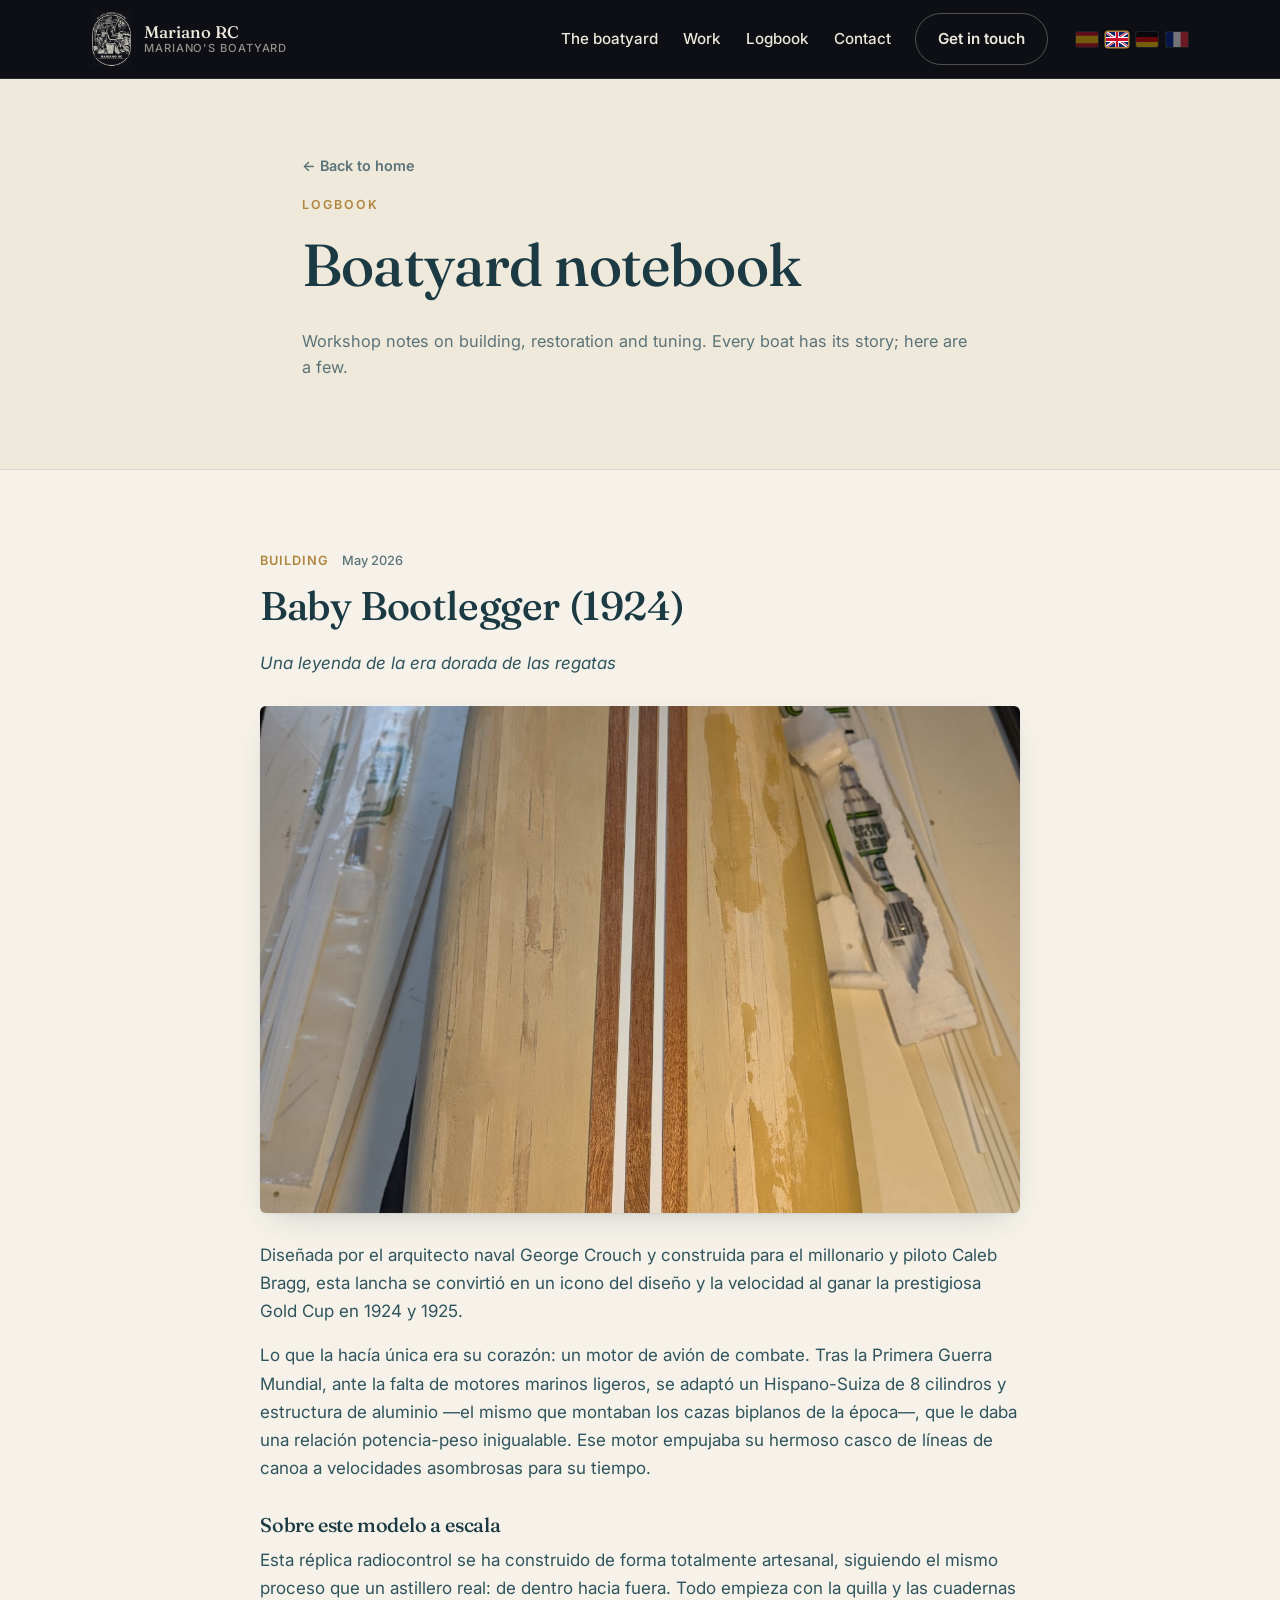
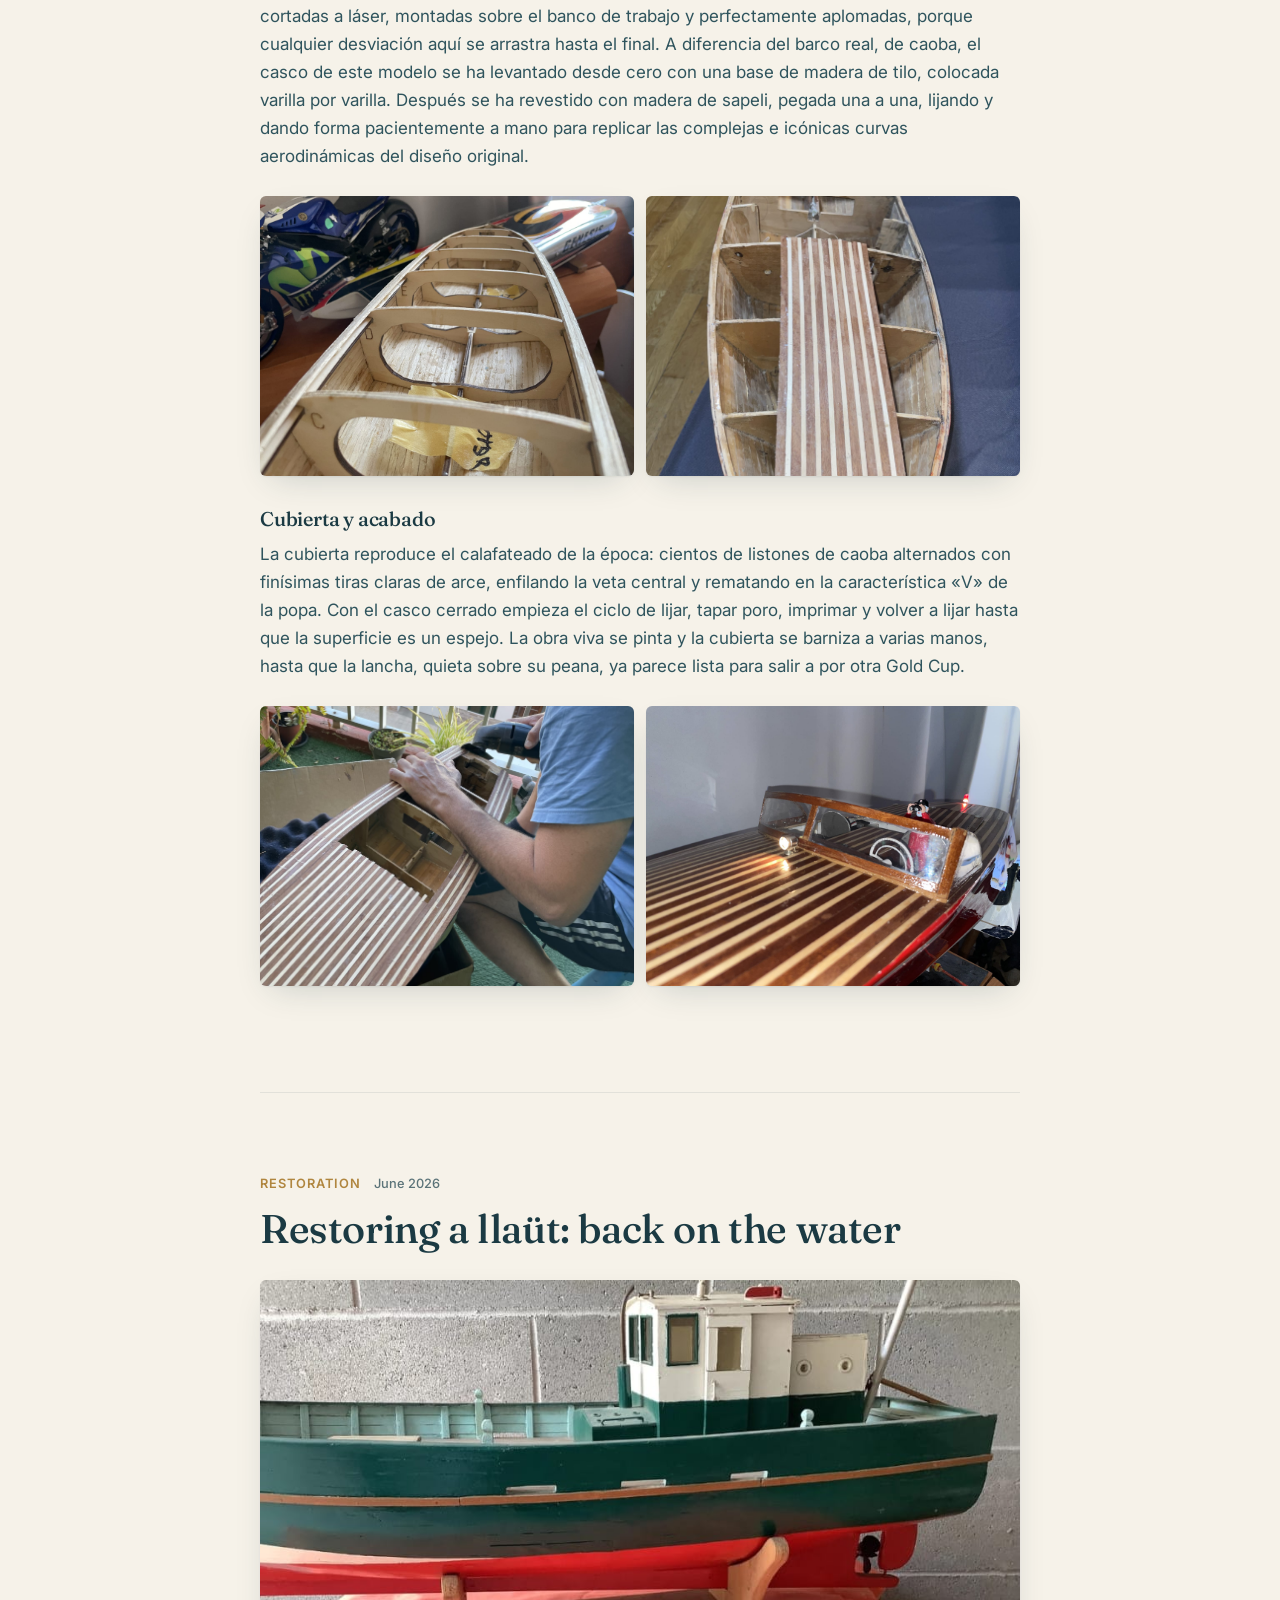
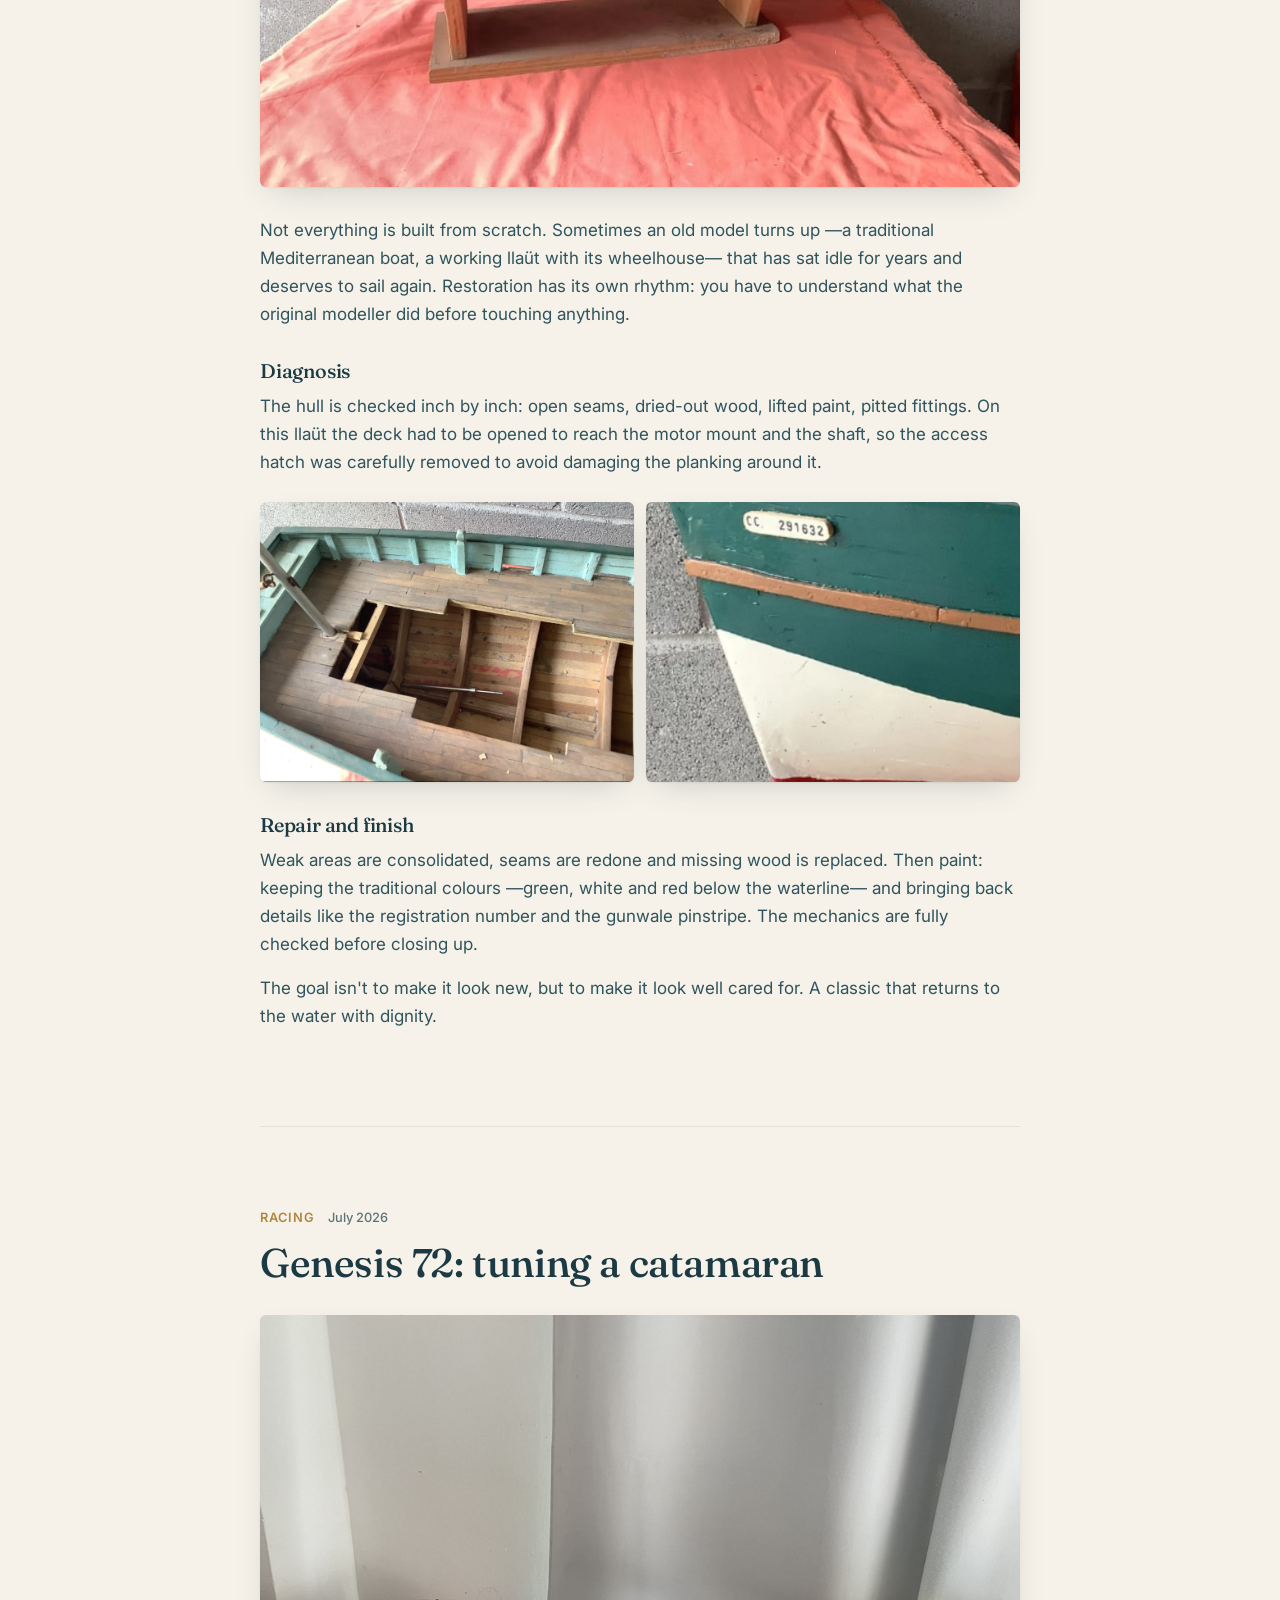
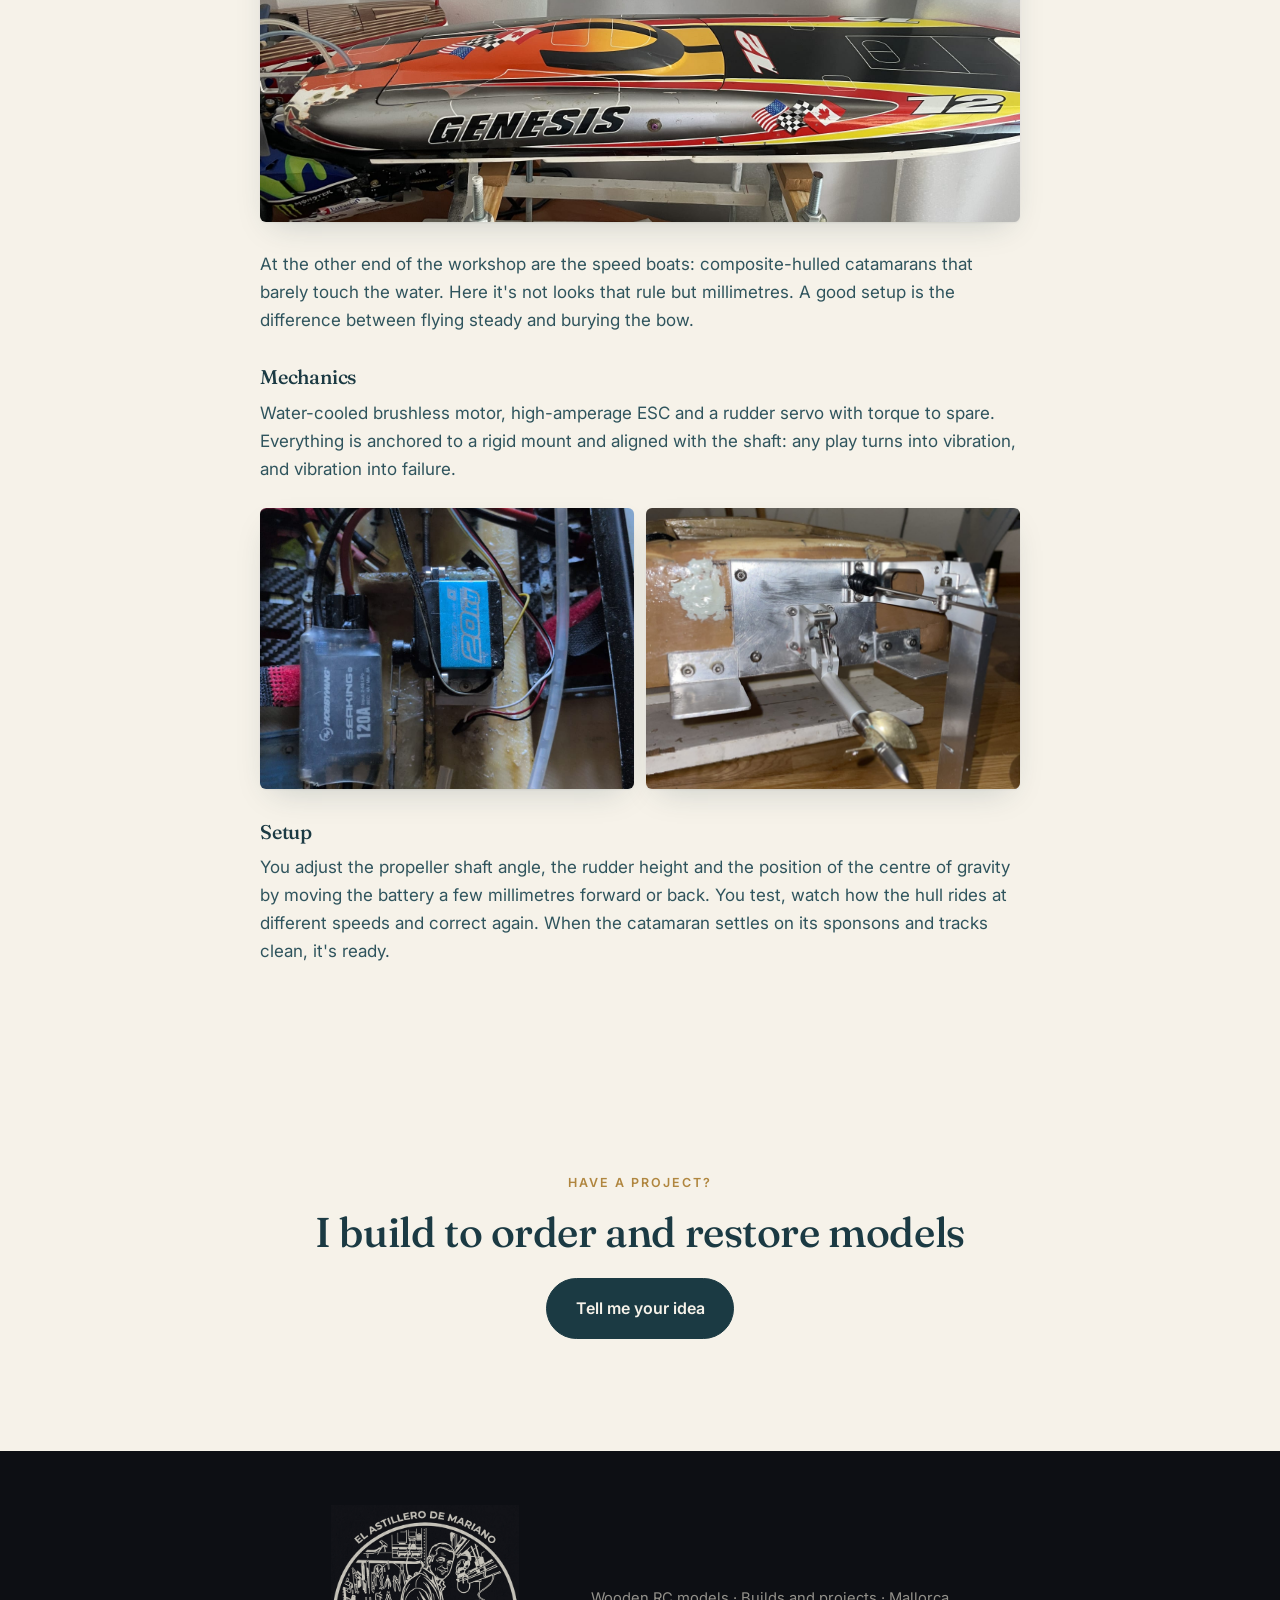
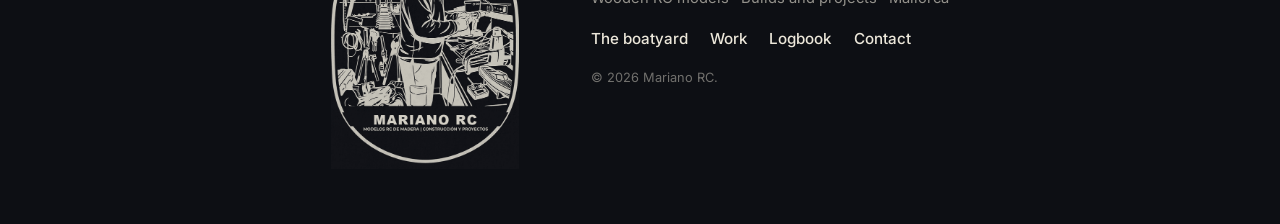
<file: bitacora.html>
<!DOCTYPE html>
<html lang="es">
<head>
<meta charset="UTF-8">
<meta name="viewport" content="width=device-width, initial-scale=1">
<title>Bitácora · Mariano RC</title>
<meta name="description" content="Cuaderno de astillero de Mariano RC: cómo se construye, se restaura y se pone a punto cada barco de radiocontrol.">
<link rel="canonical" href="https://marianorc.com/bitacora.html">
<link rel="icon" href="favicon.ico" sizes="any">
<link rel="icon" type="image/svg+xml" href="favicon.svg">
<link rel="apple-touch-icon" href="apple-touch-icon.png">
<link rel="preconnect" href="https://fonts.googleapis.com">
<link rel="preconnect" href="https://fonts.gstatic.com" crossorigin>
<link href="https://fonts.googleapis.com/css2?family=Fraunces:ital,opsz,wght@0,9..144,400;0,9..144,500;0,9..144,600;1,9..144,400&family=Inter:wght@400;500;600&display=swap" rel="stylesheet">
<link rel="stylesheet" href="styles.css">
<style>
  /* Estilos propios de la bitácora */
  .post-hero { background: var(--paper-2); padding-block: clamp(2.5rem, 7vw, 4.5rem); border-bottom: 1px solid var(--line-soft); }
  .post-hero .wrap { max-width: 760px; }
  .back-link { font-size: .9rem; font-weight: 600; text-decoration: none; color: var(--ink-soft); }
  .back-link:hover { color: var(--ink); }

  .entry { max-width: 760px; margin-inline: auto; padding-block: clamp(2.5rem, 7vw, 5rem); }
  .entry + .entry { border-top: 1px solid var(--line-soft); }
  .entry-meta { display: flex; gap: .8rem; align-items: center; font-size: .8rem; font-weight: 600; letter-spacing: .08em; text-transform: uppercase; color: var(--brass); margin-bottom: .8rem; }
  .entry-meta time { color: var(--ink-soft); letter-spacing: normal; text-transform: none; font-weight: 500; }
  .entry h2 { font-size: clamp(1.7rem, 4vw, 2.5rem); }
  .entry-cover { margin: 1.8rem 0; border-radius: var(--radius); box-shadow: var(--shadow); width: 100%; aspect-ratio: 3 / 2; object-fit: cover; }
  .entry h3 { margin-top: 2rem; }
  .entry p { color: var(--ink-2); }
  .entry ul { color: var(--ink-2); padding-left: 1.2rem; }
  .entry li { margin-bottom: .3rem; }
  .entry-figs { display: grid; grid-template-columns: 1fr 1fr; gap: .8rem; margin: 1.6rem 0; }
  .entry-figs img { border-radius: var(--radius); aspect-ratio: 4 / 3; object-fit: cover; box-shadow: var(--shadow); }
  @media (max-width: 560px) { .entry-figs { grid-template-columns: 1fr; } }
</style>
</head>
<body>

<a class="skip-link" href="#contenido">Saltar al contenido</a>

<header class="site-header">
  <div class="wrap header-inner">
    <a class="brand" href="index.html" aria-label="Mariano RC — inicio">
      <img class="brand-logo" src="img/logo-negro.png" alt="" aria-hidden="true">
      <span class="brand-text">Mariano RC<small>El astillero de Mariano</small></span>
    </a>
    <nav class="site-nav" aria-label="Principal">
      <a href="index.html#astillero">El astillero</a>
      <a href="index.html#trabajos">Trabajos</a>
      <a href="bitacora.html">Bitácora</a>
      <a href="index.html#contacto">Contacto</a>
    </nav>
    <a class="btn btn-ghost header-cta" href="index.html#contacto">Contactar</a>
  </div>
</header>

<main id="contenido">

  <section class="post-hero">
    <div class="wrap">
      <a class="back-link" href="index.html">← Volver al inicio</a>
      <p class="eyebrow" style="margin-top:1rem">Bitácora</p>
      <h1>Cuaderno de astillero</h1>
      <p class="section-sub">
        Notas de taller sobre construcción, restauración y puesta a punto. Cada barco lleva su historia;
        estas son algunas.
      </p>
    </div>
  </section>

  <!--
    ✏️  ENTRADAS DE MUESTRA
    Estos tres textos son un punto de partida escrito a partir de las fotos.
    Mariano puede editarlos, ampliarlos con sus propias notas o sustituirlos por
    proyectos reales. Para añadir una entrada nueva, copia un bloque <article class="entry">…</article>.
  -->

  <article class="entry" id="baby-bootlegger">
    <div class="entry-meta">
      <span>Construcción</span>
      <time datetime="2026-05">Mayo de 2026</time>
    </div>
    <h2>Baby Bootlegger (1924)</h2>
    <p><em>Una leyenda de la era dorada de las regatas</em></p>
    <img class="entry-cover" src="img/construccion-vetas-central.jpg" alt="Casco lijado del Baby Bootlegger con la línea central de la cubierta marcada en caoba y arce">

    <p>
      Diseñada por el arquitecto naval George Crouch y construida para el millonario y piloto Caleb
      Bragg, esta lancha se convirtió en un icono del diseño y la velocidad al ganar la prestigiosa
      Gold Cup en 1924 y 1925.
    </p>
    <p>
      Lo que la hacía única era su corazón: un motor de avión de combate. Tras la Primera Guerra
      Mundial, ante la falta de motores marinos ligeros, se adaptó un Hispano-Suiza de 8 cilindros y
      estructura de aluminio —el mismo que montaban los cazas biplanos de la época—, que le daba una
      relación potencia-peso inigualable. Ese motor empujaba su hermoso casco de líneas de canoa a
      velocidades asombrosas para su tiempo.
    </p>

    <h3>Sobre este modelo a escala</h3>
    <p>
      Esta réplica radiocontrol se ha construido de forma totalmente artesanal, siguiendo el mismo
      proceso que un astillero real: de dentro hacia fuera. Todo empieza con la quilla y las
      cuadernas cortadas a láser, montadas sobre el banco de trabajo y perfectamente aplomadas,
      porque cualquier desviación aquí se arrastra hasta el final. A diferencia del barco real, de
      caoba, el casco de este modelo se ha levantado desde cero con una base de madera de tilo,
      colocada varilla por varilla. Después se ha revestido con madera de sapeli, pegada una a una,
      lijando y dando forma pacientemente a mano para replicar las complejas e icónicas curvas
      aerodinámicas del diseño original.
    </p>

    <div class="entry-figs">
      <img src="img/construccion-cuadernas-laser.jpg" loading="lazy" alt="Cuadernas de balsa cortadas a láser montadas sobre el banco">
      <img src="img/construccion-casco-forrado.jpg" loading="lazy" alt="Casco del Baby Bootlegger forrado con las cuadernas todavía visibles">
    </div>

    <h3>Cubierta y acabado</h3>
    <p>
      La cubierta reproduce el calafateado de la época: cientos de listones de caoba alternados con
      finísimas tiras claras de arce, enfilando la veta central y rematando en la característica «V»
      de la popa. Con el casco cerrado empieza el ciclo de lijar, tapar poro, imprimar y volver a
      lijar hasta que la superficie es un espejo. La obra viva se pinta y la cubierta se barniza a
      varias manos, hasta que la lancha, quieta sobre su peana, ya parece lista para salir a por otra
      Gold Cup.
    </p>

    <div class="entry-figs">
      <img src="img/construccion-lijando-balcon.jpg" loading="lazy" alt="Mariano lijando el casco del Baby Bootlegger en el balcón">
      <img src="img/clasico-runabout-terminado.jpg" loading="lazy" alt="Réplica del Baby Bootlegger terminada con parabrisas y luz de navegación">
    </div>
  </article>

  <article class="entry" id="restauracion-llaut">
    <div class="entry-meta">
      <span>Restauración</span>
      <time datetime="2026-06">Junio de 2026</time>
    </div>
    <h2>Restauración de un llaüt: devolverlo al agua</h2>
    <img class="entry-cover" src="img/restauracion-llaut-lateral.jpg" alt="Llaüt mediterráneo de radiocontrol en verde y blanco sobre su peana">

    <p>
      No todo es construir de cero. A veces llega un modelo antiguo —una barca tradicional del
      Mediterráneo, un llaüt de faena con su caseta de gobierno— que lleva años parado y merece
      volver a navegar. Restaurar tiene su propio ritmo: hay que entender qué hizo el modelista
      original antes de tocar nada.
    </p>

    <h3>Diagnóstico</h3>
    <p>
      Se revisa el casco palmo a palmo: juntas abiertas, madera reseca, pintura levantada, herrajes
      picados. En este llaüt había que abrir la cubierta para acceder a la bancada del motor y al
      eje, así que se retiró con cuidado la tapa de registro para no dañar el entablado de alrededor.
    </p>

    <div class="entry-figs">
      <img src="img/restauracion-llaut-cubierta.jpg" loading="lazy" alt="Cubierta del llaüt abierta con las cuadernas y el eje a la vista">
      <img src="img/restauracion-llaut-proa.jpg" loading="lazy" alt="Proa del llaüt con la matrícula CC 291632 repintada">
    </div>

    <h3>Saneado y acabado</h3>
    <p>
      Se consolidan las zonas débiles, se rehacen las juntas y se repone la madera que falta. Luego,
      pintura: respetando los colores de siempre —verde, blanco y rojo bajo la flotación— y
      recuperando detalles como la matrícula y el filete de la regala. La mecánica se revisa
      entera antes de cerrar.
    </p>
    <p>
      El objetivo no es que parezca nuevo, sino que parezca bien cuidado. Un clásico que vuelve al
      agua con dignidad.
    </p>
  </article>

  <article class="entry" id="genesis-72">
    <div class="entry-meta">
      <span>Competición</span>
      <time datetime="2026-07">Julio de 2026</time>
    </div>
    <h2>Genesis 72: puesta a punto de un catamarán</h2>
    <img class="entry-cover" src="img/competicion-genesis-72.jpg" alt="Catamarán de competición Genesis número 72 sobre su soporte">

    <p>
      En el otro extremo del taller están los barcos de velocidad: catamaranes de casco de composite
      que apenas rozan el agua. Aquí no manda la estética sino los milímetros. Un buen reglaje es la
      diferencia entre volar estable y clavar la proa.
    </p>

    <h3>Mecánica</h3>
    <p>
      Motor brushless refrigerado por agua, variador de gran amperaje y un servo de timón con par de
      sobra. Todo va anclado a una bancada rígida y alineado con el eje: cualquier holgura se
      convierte en vibración, y la vibración, en avería.
    </p>

    <div class="entry-figs">
      <img src="img/competicion-electronica-cat.jpg" loading="lazy" alt="Interior del catamarán con motor Spektrum, variador y servo">
      <img src="img/competicion-tren-propulsion.jpg" loading="lazy" alt="Tren de propulsión con soportes de aluminio, hélice de latón y timón">
    </div>

    <h3>Reglaje</h3>
    <p>
      Se ajusta el ángulo del eje portahélices, la altura del timón y la posición del centro de
      gravedad moviendo la batería unos milímetros adelante o atrás. Se prueba, se observa cómo
      apoya el casco a distintas velocidades y se vuelve a corregir. Cuando el catamarán se asienta
      sobre los patines y traza limpio, está listo.
    </p>
  </article>

  <section class="section center">
    <div class="wrap">
      <p class="eyebrow">¿Tienes un proyecto?</p>
      <h2 style="margin-bottom:1rem">Construyo por encargo y restauro modelos</h2>
      <a class="btn btn-solid btn-lg" href="index.html#contacto">Cuéntame tu idea</a>
    </div>
  </section>

</main>

<footer class="site-footer">
  <div class="wrap footer-inner">
    <img class="footer-logo" src="img/logo-negro.png" alt="Logotipo de Mariano RC">
    <div class="footer-side">
      <p class="footer-tagline">Modelos RC de madera · Construcción y proyectos · Mallorca</p>
      <nav class="footer-nav" aria-label="Pie">
        <a href="index.html#astillero">El astillero</a>
        <a href="index.html#trabajos">Trabajos</a>
        <a href="bitacora.html">Bitácora</a>
        <!-- ✏️ Cambia este correo por el de Mariano -->
        <a href="mailto:marianojavierhernandez@gmail.com">Contacto</a>
      </nav>
      <p class="footer-legal">© <span id="year">2026</span> Mariano RC.</p>
    </div>
  </div>
</footer>

<script src="script.js"></script>
<script src="i18n-textos.js"></script>
<script src="i18n.js"></script>
</body>
</html>
</file>
<file: styles.css>
/* =========================================================
   Mariano RC — hoja de estilos
   Paleta y tipografía inspiradas en el logotipo:
   papel crema, tinta azul petróleo, caoba y latón.
   ========================================================= */

:root {
  --paper:       #f6f2e9;
  --paper-2:     #efe9db;
  --card:        #ffffff;
  --ink:         #1b3a43;
  --ink-2:       #2f545d;
  --ink-soft:    #5b7378;
  --mahogany:    #9a4a2c;
  --brass:       #b0863f;
  --line:        rgba(27, 58, 67, .16);
  --line-soft:   rgba(27, 58, 67, .09);
  --shadow:      0 1px 2px rgba(27,58,67,.06), 0 12px 32px -12px rgba(27,58,67,.22);

  --serif: "Fraunces", "Iowan Old Style", Georgia, "Times New Roman", serif;
  --sans:  "Inter", system-ui, -apple-system, "Segoe UI", Roboto, Helvetica, Arial, sans-serif;

  --wrap: 1180px;
  --radius: 6px;

  /* Barra oscura fija (cabecera y pie): combina con el logo de fondo negro.
     No cambia con el tema claro/oscuro a propósito. */
  --bar:        #0d0f14;
  --bar-text:   #ece7da;
  --bar-muted:  rgba(236, 231, 218, .60);
  --bar-line:   rgba(236, 231, 218, .12);
}

@media (prefers-color-scheme: dark) {
  :root:not([data-theme="light"]) {
    --paper:     #121e22;
    --paper-2:   #16252a;
    --card:      #1a2c31;
    --ink:       #eef1ec;
    --ink-2:     #d3ddda;
    --ink-soft:  #9db0b2;
    --mahogany:  #d98b63;
    --brass:     #d2a765;
    --line:      rgba(238,241,236,.16);
    --line-soft: rgba(238,241,236,.09);
    --shadow:    0 1px 2px rgba(0,0,0,.3), 0 16px 40px -16px rgba(0,0,0,.6);
  }
}
:root[data-theme="dark"] {
  --paper:     #121e22;
  --paper-2:   #16252a;
  --card:      #1a2c31;
  --ink:       #eef1ec;
  --ink-2:     #d3ddda;
  --ink-soft:  #9db0b2;
  --mahogany:  #d98b63;
  --brass:     #d2a765;
  --line:      rgba(238,241,236,.16);
  --line-soft: rgba(238,241,236,.09);
  --shadow:    0 1px 2px rgba(0,0,0,.3), 0 16px 40px -16px rgba(0,0,0,.6);
}

* { box-sizing: border-box; }

html { scroll-behavior: smooth; }
@media (prefers-reduced-motion: reduce) {
  html { scroll-behavior: auto; }
  *, *::before, *::after { animation-duration: .001ms !important; transition-duration: .001ms !important; }
}

body {
  margin: 0;
  background: var(--paper);
  color: var(--ink);
  font-family: var(--sans);
  font-size: 17px;
  line-height: 1.65;
  -webkit-font-smoothing: antialiased;
  text-rendering: optimizeLegibility;
}

img { max-width: 100%; display: block; }

h1, h2, h3 {
  font-family: var(--serif);
  font-weight: 500;
  line-height: 1.12;
  letter-spacing: -.01em;
  color: var(--ink);
  margin: 0 0 .5em;
}
h1 { font-size: clamp(2.1rem, 5.2vw, 3.7rem); }
h2 { font-size: clamp(1.7rem, 3.6vw, 2.6rem); }
h3 { font-size: 1.24rem; }

p { margin: 0 0 1rem; }
a { color: var(--mahogany); text-decoration-thickness: 1px; text-underline-offset: 3px; }

.wrap { width: 100%; max-width: var(--wrap); margin-inline: auto; padding-inline: clamp(1.1rem, 4vw, 2.6rem); }

.section { padding-block: clamp(3.5rem, 9vw, 7rem); }
.section.alt { background: var(--paper-2); }

.eyebrow {
  font-family: var(--sans);
  font-weight: 600;
  font-size: .78rem;
  letter-spacing: .16em;
  text-transform: uppercase;
  color: var(--brass);
  margin: 0 0 1rem;
}

.center { text-align: center; }

.skip-link {
  position: absolute; left: -999px; top: 0; z-index: 200;
  background: var(--ink); color: var(--paper); padding: .7rem 1.1rem; border-radius: 0 0 var(--radius) 0;
}
.skip-link:focus { left: 0; }

/* -------------------- Botones -------------------- */
.btn {
  --btn-bg: var(--ink);
  display: inline-flex; align-items: center; justify-content: center;
  gap: .5rem;
  font-family: var(--sans); font-weight: 600; font-size: .95rem;
  padding: .8rem 1.4rem;
  border-radius: 999px;
  border: 1px solid transparent;
  text-decoration: none;
  cursor: pointer;
  transition: transform .15s ease, background-color .15s ease, color .15s ease, border-color .15s ease;
}
.btn:hover { transform: translateY(-1px); }
.btn-solid { background: var(--ink); color: var(--paper); border-color: var(--ink); }
.btn-solid:hover { background: var(--ink-2); border-color: var(--ink-2); }
.btn-ghost { background: transparent; color: var(--ink); border-color: var(--line); }
.btn-ghost:hover { border-color: var(--ink); }
.btn-ghost.light { color: #fff; border-color: rgba(255,255,255,.55); }
.btn-ghost.light:hover { border-color: #fff; background: rgba(255,255,255,.1); }
.btn-lg { padding: 1rem 1.8rem; font-size: 1rem; }

:where(a, button, .filter, input):focus-visible {
  outline: 2px solid var(--brass);
  outline-offset: 3px;
  border-radius: 4px;
}

/* -------------------- Cabecera -------------------- */
.site-header {
  position: sticky; top: 0; z-index: 100;
  background: var(--bar);
  border-bottom: 1px solid var(--bar-line);
}
.header-inner { display: flex; align-items: center; gap: 1.5rem; min-height: 78px; }

.brand { display: flex; align-items: center; gap: .8rem; text-decoration: none; color: var(--bar-text); margin-right: auto; }
.brand-logo { height: 56px; width: auto; display: block; flex: none; }
.brand-text { display: flex; flex-direction: column; font-family: var(--serif); font-weight: 500; font-size: 1.05rem; line-height: 1.15; color: var(--bar-text); }
.brand-text small { font-family: var(--sans); font-weight: 500; font-size: .7rem; letter-spacing: .08em; text-transform: uppercase; color: var(--bar-muted); }

.site-nav { display: flex; gap: 1.6rem; }
.site-nav a {
  color: var(--bar-text); text-decoration: none; font-weight: 500; font-size: .95rem;
  padding: .3rem 0; border-bottom: 1.5px solid transparent;
}
.site-nav a:hover { border-color: var(--brass); }

.header-cta.btn-ghost { color: var(--bar-text); border-color: rgba(236,231,218,.30); }
.header-cta.btn-ghost:hover { border-color: var(--bar-text); background: rgba(236,231,218,.08); }

.nav-toggle { display: none; }

.mobile-nav { display: none; background: var(--bar); }

/* -------------------- Hero -------------------- */
.hero {
  position: relative;
  min-height: min(88vh, 760px);
  display: flex; align-items: flex-end;
  color: #fff;
  overflow: hidden;
}
.hero-img { position: absolute; inset: 0; width: 100%; height: 100%; object-fit: cover; }
.hero-scrim {
  position: absolute; inset: 0;
  background:
    linear-gradient(to top, rgba(10,24,28,.86) 0%, rgba(10,24,28,.28) 45%, rgba(10,24,28,.15) 100%);
}
.hero-content { position: relative; padding-block: clamp(2.5rem, 7vw, 5rem); max-width: 760px; }
.hero .eyebrow { color: #e9c88a; }
.hero h1 { color: #fff; text-shadow: 0 2px 24px rgba(0,0,0,.35); }
.hero-lede { font-size: clamp(1.05rem, 2.2vw, 1.28rem); color: rgba(255,255,255,.9); max-width: 40ch; }
.hero-actions { display: flex; flex-wrap: wrap; gap: .8rem; margin-top: 1.8rem; }
.hero-scroll {
  position: absolute; left: 50%; bottom: 1.1rem; transform: translateX(-50%);
  color: rgba(255,255,255,.8); text-decoration: none; font-size: 1.3rem;
  width: 40px; height: 40px; display: grid; place-items: center;
  border: 1px solid rgba(255,255,255,.4); border-radius: 50%;
  animation: bob 2.4s ease-in-out infinite;
}
@keyframes bob { 0%,100% { transform: translate(-50%, 0); } 50% { transform: translate(-50%, 6px); } }

/* -------------------- Introducción -------------------- */
.intro-grid { display: grid; grid-template-columns: 1fr 1.15fr; gap: clamp(2rem, 5vw, 4.5rem); align-items: center; }
.intro-media { position: relative; }
.intro-media img { width: 100%; aspect-ratio: 4 / 5; object-fit: cover; border-radius: var(--radius); box-shadow: var(--shadow); filter: grayscale(1) contrast(1.05); }
.intro-media figcaption {
  margin-top: .7rem; font-size: .85rem; color: var(--ink-soft); font-style: italic;
}
.intro-text h2 { max-width: 18ch; }
.intro-text em { font-style: italic; color: var(--mahogany); }

.services {
  list-style: none; margin: 1.6rem 0 2rem; padding: 0;
  display: grid; gap: .55rem;
}
.services li {
  position: relative; padding-left: 1.5rem; font-weight: 500;
}
.services li::before {
  content: ""; position: absolute; left: 0; top: .62em;
  width: 7px; height: 7px; background: var(--brass); border-radius: 2px; transform: rotate(45deg);
}

/* -------------------- Encabezado de sección -------------------- */
.section-head { max-width: 640px; margin-bottom: 2.4rem; }
.section-sub { color: var(--ink-soft); font-size: 1.02rem; }

/* -------------------- Galería -------------------- */
.filters { display: flex; flex-wrap: wrap; gap: .5rem; margin-bottom: 1.8rem; }
.filter {
  font-family: var(--sans); font-size: .88rem; font-weight: 500;
  padding: .5rem 1rem; border-radius: 999px;
  border: 1px solid var(--line);
  background: transparent; color: var(--ink-2); cursor: pointer;
  transition: background-color .15s, color .15s, border-color .15s;
}
.filter:hover { border-color: var(--ink); }
.filter.is-active { background: var(--ink); color: var(--paper); border-color: var(--ink); }

.grid {
  display: grid;
  grid-template-columns: repeat(3, 1fr);
  gap: clamp(.7rem, 1.6vw, 1.1rem);
}
.shot {
  margin: 0; position: relative; overflow: hidden;
  border-radius: var(--radius);
  background: var(--paper-2);
  cursor: zoom-in;
  box-shadow: var(--shadow);
}
.shot img {
  width: 100%; aspect-ratio: 4 / 3; object-fit: cover;
  transition: transform .5s ease;
}
.shot:hover img { transform: scale(1.04); }
.shot figcaption {
  position: absolute; left: 0; right: 0; bottom: 0;
  padding: 1.6rem .9rem .7rem;
  font-size: .82rem; font-weight: 500; color: #fff;
  background: linear-gradient(to top, rgba(10,24,28,.82), transparent);
  opacity: 0; transform: translateY(6px);
  transition: opacity .2s ease, transform .2s ease;
}
.shot:hover figcaption, .shot:focus-within figcaption { opacity: 1; transform: none; }
.shot.is-hidden { display: none; }

/* -------------------- Bitácora -------------------- */
.posts {
  display: grid; grid-template-columns: repeat(3, 1fr); gap: clamp(1rem, 2.5vw, 1.6rem);
  margin-bottom: 2.4rem;
}
.post-card {
  background: var(--card); border: 1px solid var(--line-soft); border-radius: var(--radius);
  overflow: hidden; box-shadow: var(--shadow);
  transition: transform .18s ease;
}
.post-card:hover { transform: translateY(-3px); }
.post-card a { text-decoration: none; color: inherit; display: block; height: 100%; }
.post-card img { aspect-ratio: 3 / 2; object-fit: cover; width: 100%; }
.post-body { padding: 1.2rem 1.2rem 1.4rem; }
.tag {
  display: inline-block; font-size: .72rem; font-weight: 600; letter-spacing: .1em; text-transform: uppercase;
  color: var(--brass); margin-bottom: .5rem;
}
.post-body h3 { margin-bottom: .4rem; }
.post-body p { font-size: .93rem; color: var(--ink-soft); margin-bottom: .8rem; }
.post-more { font-size: .88rem; font-weight: 600; color: var(--mahogany); }

/* -------------------- Contacto -------------------- */
.contact-grid { display: grid; grid-template-columns: .9fr 1.1fr; gap: clamp(2rem, 5vw, 4.5rem); align-items: center; }
.contact-media img { width: 100%; aspect-ratio: 4 / 5; object-fit: cover; border-radius: var(--radius); box-shadow: var(--shadow); }
.contact-text h2 { max-width: 16ch; }
.contact-alt { font-size: .95rem; color: var(--ink-soft); margin-top: 1rem; }
.contact-note { font-size: .85rem; color: var(--ink-soft); margin-top: 1.6rem; padding-top: 1.2rem; border-top: 1px solid var(--line-soft); }
.btn-lg { margin-top: .4rem; }

/* -------------------- Pie -------------------- */
.site-footer { background: var(--bar); color: var(--bar-text); padding-block: 3.4rem; }
.footer-inner {
  display: flex; align-items: center; justify-content: center;
  flex-wrap: wrap;
  gap: clamp(1.75rem, 6vw, 4.5rem);
}
.footer-logo { width: auto; height: 264px; flex: none; }
.footer-side {
  display: flex; flex-direction: column; align-items: flex-start; gap: 1rem;
  max-width: 42ch;
}
.footer-tagline { margin: 0; font-size: .92rem; color: var(--bar-muted); }
.footer-nav { display: flex; flex-wrap: wrap; gap: 1.4rem; }
.footer-nav a { color: var(--bar-text); text-decoration: none; font-size: .95rem; font-weight: 500; }
.footer-nav a:hover { text-decoration: underline; }
.footer-legal { font-size: .8rem; color: rgba(236,231,218,.45); margin: 0; }

@media (max-width: 720px) {
  .footer-inner { flex-direction: column; text-align: center; gap: 1.6rem; }
  .footer-logo { height: 208px; }
  .footer-side { align-items: center; }
  .footer-nav { justify-content: center; }
}

/* -------------------- Lightbox -------------------- */
.lightbox {
  position: fixed; inset: 0; z-index: 300;
  background: rgba(9, 20, 23, .92);
  display: none; align-items: center; justify-content: center;
  padding: clamp(1rem, 4vw, 3rem);
}
.lightbox.is-open { display: flex; }
.lb-stage { margin: 0; max-width: 1100px; max-height: 100%; display: flex; flex-direction: column; gap: .8rem; }
.lb-img { max-width: 100%; max-height: 82vh; object-fit: contain; border-radius: 4px; margin-inline: auto; }
.lb-caption { color: rgba(255,255,255,.82); font-size: .9rem; text-align: center; }
.lb-close, .lb-nav {
  position: absolute; background: rgba(255,255,255,.1); color: #fff;
  border: 1px solid rgba(255,255,255,.25); border-radius: 50%;
  width: 46px; height: 46px; font-size: 1.4rem; cursor: pointer;
  display: grid; place-items: center;
  transition: background-color .15s;
}
.lb-close:hover, .lb-nav:hover { background: rgba(255,255,255,.22); }
.lb-close { top: clamp(1rem, 3vw, 2rem); right: clamp(1rem, 3vw, 2rem); }
.lb-nav { top: 50%; transform: translateY(-50%); }
.lb-prev { left: clamp(.6rem, 2vw, 1.6rem); }
.lb-next { right: clamp(.6rem, 2vw, 1.6rem); }

/* -------------------- Responsive -------------------- */
@media (max-width: 900px) {
  .intro-grid, .contact-grid { grid-template-columns: 1fr; }
  .intro-media { max-width: 460px; }
  .grid { grid-template-columns: repeat(2, 1fr); }
  .posts { grid-template-columns: 1fr; max-width: 460px; margin-inline: auto; }
}

@media (max-width: 720px) {
  .site-nav, .header-cta { display: none; }
  .nav-toggle {
    display: flex; flex-direction: column; gap: 5px;
    background: transparent; border: 0; cursor: pointer; padding: 8px;
  }
  .nav-toggle span { width: 24px; height: 2px; background: var(--bar-text); transition: transform .2s, opacity .2s; }
  .nav-toggle[aria-expanded="true"] span:nth-child(1) { transform: translateY(7px) rotate(45deg); }
  .nav-toggle[aria-expanded="true"] span:nth-child(2) { opacity: 0; }
  .nav-toggle[aria-expanded="true"] span:nth-child(3) { transform: translateY(-7px) rotate(-45deg); }

  .mobile-nav {
    display: grid; overflow: hidden; max-height: 0;
    transition: max-height .25s ease;
    border-bottom: 1px solid transparent;
  }
  .mobile-nav.is-open { max-height: 320px; border-bottom-color: var(--bar-line); }
  .mobile-nav a {
    padding: .95rem clamp(1.1rem, 4vw, 2.6rem);
    color: var(--bar-text); text-decoration: none; font-weight: 500;
    border-top: 1px solid var(--bar-line);
  }
}

@media (max-width: 720px) {
  .header-inner { min-height: 68px; }
  .brand-logo { height: 46px; }
}

@media (max-width: 460px) {
  .grid { grid-template-columns: 1fr; }
  .brand-text small { display: none; }
  .brand-text { font-size: .98rem; }
  .hero-actions .btn { flex: 1; }
  .footer-logo { height: 172px; }
}

/* -------------------- Cambio de idioma (banderas) -------------------- */
.lang-switch {
  display: flex; align-items: center; gap: .5rem;
  flex: none; margin-left: .25rem;
}
.lang-flag {
  display: block; padding: 0; margin: 0; border: 0; cursor: pointer;
  width: 22px; height: 15px; border-radius: 2px; overflow: hidden;
  background: none; line-height: 0;
  opacity: .42;
  box-shadow: 0 0 0 1px rgba(236, 231, 218, .18);
  transition: opacity .15s ease, transform .15s ease, box-shadow .15s ease;
}
.lang-flag svg { display: block; width: 100%; height: 100%; }
.lang-flag:hover,
.lang-flag:focus-visible { opacity: .9; transform: translateY(-1px); outline: none; }
.lang-flag.is-active {
  opacity: 1;
  box-shadow: 0 0 0 1.5px var(--brass), 0 2px 6px rgba(0, 0, 0, .35);
}

/* texto traducido automáticamente (respaldo) */
.i18n-auto { }

@media (max-width: 900px) {
  .header-inner { gap: 1rem; }
}
@media (max-width: 720px) {
  .lang-switch { margin-left: auto; gap: .4rem; }
  .lang-flag { width: 20px; height: 13px; }
}
@media (max-width: 460px) {
  .lang-switch { gap: .32rem; }
  .lang-flag { width: 17px; height: 12px; }
}
</file>
